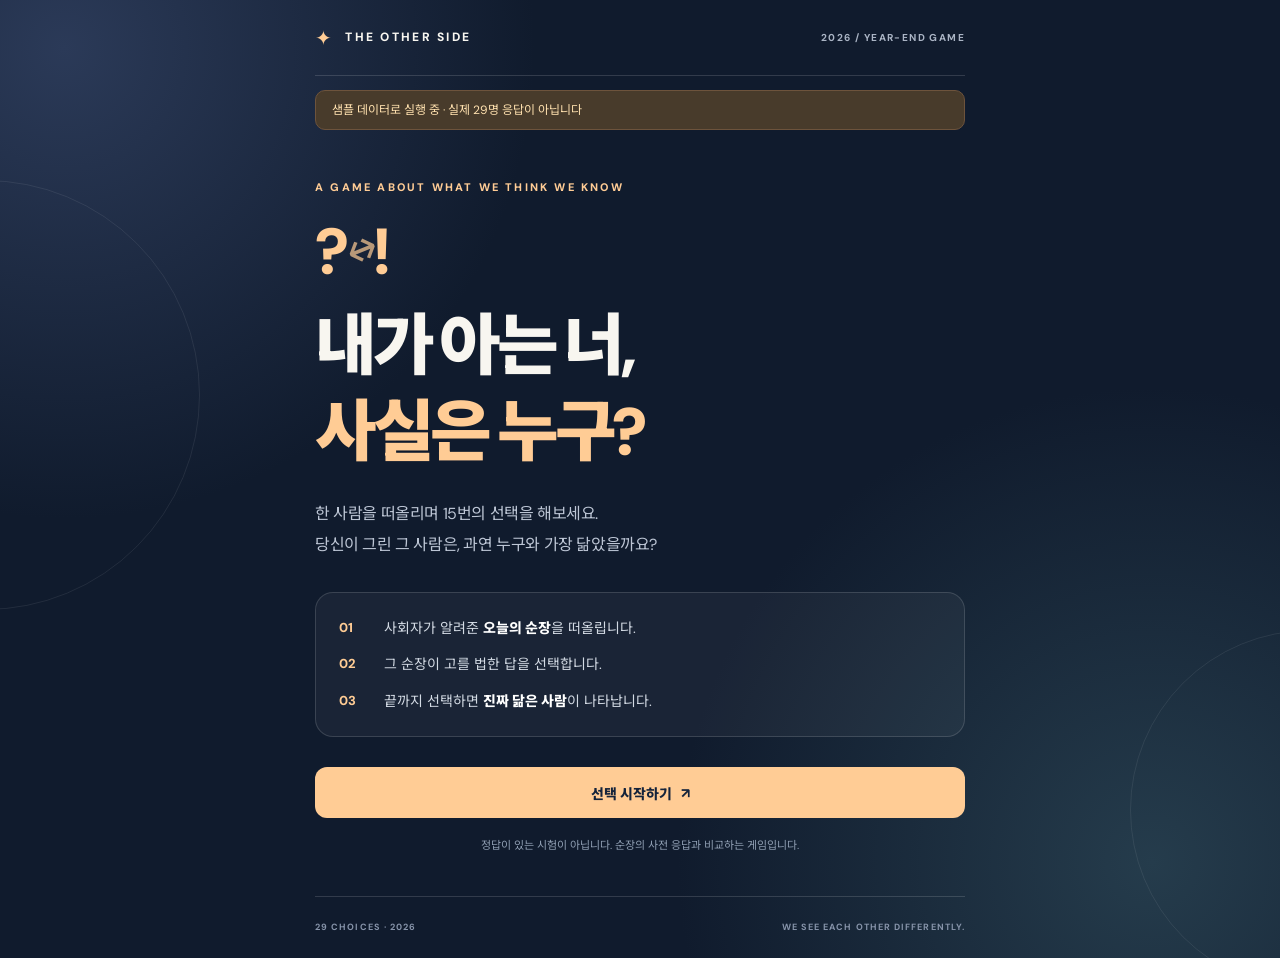
<file: index.html>
<!doctype html>
<html lang="ko">
<head>
  <meta charset="utf-8" />
  <meta name="viewport" content="width=device-width, initial-scale=1, viewport-fit=cover" />
  <meta name="theme-color" content="#111d32" />
  <meta name="description" content="29인의 선택: 당신이 아는 그 순장, 진짜 그 순장의 선택은?" />
  <title>29인의 선택 — 2026 Year-End</title>
  <link rel="stylesheet" href="styles.css" />
  <script src="questions.js" defer></script>
  <script src="data.js" defer></script>
  <script src="game.js" defer></script>
</head>
<body class="game-body">
  <div class="ambient ambient-one" aria-hidden="true"></div><div class="ambient ambient-two" aria-hidden="true"></div>
  <main class="shell">
    <header class="topbar">
      <span class="logo-mark"><span class="logo-star">✦</span> THE OTHER SIDE</span>
      <span class="topbar-right">2026 / YEAR-END GAME</span>
    </header>
    <div id="demoBanner" class="demo-banner hidden" role="status">샘플 데이터로 실행 중 · 실제 29명 응답이 아닙니다</div>
    <section id="screenIntro" class="screen active" aria-labelledby="introTitle">
      <div class="eyebrow">A GAME ABOUT WHAT WE THINK WE KNOW</div>
      <div class="hero-symbol" aria-hidden="true"><span>?</span><span>↔</span><span>!</span></div>
      <h1 id="introTitle" class="hero-title">내가 아는 너,<br><em>사실은 누구?</em></h1>
      <p class="hero-copy">한 사람을 떠올리며 15번의 선택을 해보세요.<br>당신이 그린 그 사람은, 과연 누구와 가장 닮았을까요?</p>
      <div class="intro-instruction">
        <div class="instruction-no">01</div><p>사회자가 알려준 <strong>오늘의 순장</strong>을 떠올립니다.</p>
        <div class="instruction-no">02</div><p>그 순장이 고를 법한 답을 선택합니다.</p>
        <div class="instruction-no">03</div><p>끝까지 선택하면 <strong>진짜 닮은 사람</strong>이 나타납니다.</p>
      </div>
      <button class="btn btn-primary btn-full" id="startButton" type="button">선택 시작하기 <span aria-hidden="true">↗</span></button>
      <p class="footnote">정답이 있는 시험이 아닙니다. 순장의 사전 응답과 비교하는 게임입니다.</p>
    </section>
    <section id="screenQuestion" class="screen" aria-labelledby="questionTitle">
      <div class="section-head"><span class="tag" id="sectionLabel">SECTION 01</span><span class="step-count" id="questionCount">01 / 15</span></div>
      <div class="progress-track" aria-hidden="true"><div id="progressFill" class="progress-fill"></div></div>
      <div class="q-prelude">그 사람이 이 상황에 놓였다면?</div>
      <h2 id="questionTitle" class="question-title"></h2>
      <div id="options" class="options" role="radiogroup" aria-label="선택지"></div>
      <div class="action-row">
        <button class="btn btn-secondary" id="backButton" type="button">← 이전</button>
        <button class="btn btn-primary" id="nextButton" type="button" disabled>다음 선택 →</button>
      </div>
      <p class="small-hint">내 생각이 아니라, 그 순장의 입장에서 골라주세요.</p>
    </section>
    <section id="screenResult" class="screen" aria-labelledby="resultHeading">
      <div class="eyebrow center">THE FINAL REVEAL</div>
      <div class="result-symbol" aria-hidden="true">✷</div>
      <h2 id="resultHeading" class="result-heading">당신이 떠올린 그 사람은…</h2>
      <div class="result-panel">
        <div class="result-label" id="matchBadge">가장 많이 일치한 순장</div>
        <h3 id="winnerName" class="winner-name">—</h3>
        <p class="winner-sub" id="winnerCopy"></p>
        <div class="stat-big"><span id="winnerScore">—</span><small id="totalScore">/ 15 일치</small></div>
      </div>
      <div class="target-panel">
        <div class="panel-heading"><span>사회자가 지정한 순장의 실제 결과</span><span id="targetRank" class="rank-pill"></span></div>
        <div class="target-name" id="targetName"></div>
        <div class="score-row"><span>일치한 선택</span><strong id="targetScore"></strong></div>
        <div class="track"><div class="track-inner" id="targetBar"></div></div>
        <div id="targetNote" class="muted-note"></div>
      </div>
      <div class="result-subheading">선택이 가장 많이 겹친 사람들</div>
      <div id="topThree" class="leaderboard"></div>
      <button class="btn btn-outline btn-full" id="revealButton" type="button" aria-expanded="false">우리가 달랐던 선택 보기 ↓</button>
      <div id="differences" class="difference-list hidden"></div>
      <button class="btn btn-primary btn-full" id="restartButton" type="button">같은 순장으로 다시 해보기 ↻</button>
      <p class="footnote">이 결과는 15개 선택의 단순 일치 개수입니다. 실제 성격이나 친밀도를 판단하는 검사가 아닙니다.</p>
    </section>
    <section id="screenError" class="screen" aria-labelledby="errorTitle">
      <div class="hero-symbol" aria-hidden="true">!</div><h1 id="errorTitle" class="hero-title">게임을 시작할 수 없어요.</h1><p id="errorCopy" class="hero-copy"></p>
      <a class="btn btn-secondary btn-full" href="host.html">사회자 도구 열기</a>
    </section>
    <footer class="site-footer"><span>29 CHOICES · 2026</span><span>WE SEE EACH OTHER DIFFERENTLY.</span></footer>
  </main>
</body>
</html>
</file>
<file: styles.css>
@import url('https://fonts.googleapis.com/css2?family=DM+Sans:wght@400;500;600;700;800&family=Noto+Sans+KR:wght@400;500;600;700;800;900&display=swap');
:root{--bg:#101b2d;--bg2:#17243a;--paper:#f8f6f0;--ink:#14233b;--muted:#9fa9bb;--accent:#ffcc95;--card:#20304a;--border:rgba(255,255,255,.14);--green:#8ed2b3;--font:'DM Sans','Noto Sans KR',-apple-system,BlinkMacSystemFont,system-ui,sans-serif}
*{box-sizing:border-box}html{min-height:100%;scroll-behavior:smooth}body{margin:0;font-family:var(--font);-webkit-font-smoothing:antialiased}button,input,select{font:inherit}button{cursor:pointer}button:disabled{cursor:not-allowed}button:focus-visible,a:focus-visible,input:focus-visible,select:focus-visible,.option:focus-visible{outline:3px solid var(--accent);outline-offset:3px}a{color:inherit}h1,h2,h3,p{margin-top:0}h1,h2,h3{word-break:keep-all}p{line-height:1.7}strong{font-weight:800}.hidden{display:none!important}
.game-body{min-height:100vh;color:var(--paper);background:radial-gradient(circle at 5% 5%,#2b3a58 0,transparent 31%),radial-gradient(circle at 90% 90%,#253c4c 0,transparent 33%),var(--bg);position:relative;overflow-x:hidden}.ambient{position:fixed;pointer-events:none;border:1px solid rgba(255,255,255,.08);border-radius:50%;z-index:0}.ambient-one{width:430px;height:430px;left:-230px;top:20%}.ambient-two{width:360px;height:360px;right:-210px;bottom:-90px}.shell{max-width:700px;margin:0 auto;min-height:100vh;padding:0 25px;position:relative;z-index:1;display:flex;flex-direction:column}.topbar{min-height:76px;display:flex;align-items:center;justify-content:space-between;border-bottom:1px solid var(--border);gap:12px}.logo-mark{text-decoration:none;font-size:12px;letter-spacing:.19em;font-weight:800;color:var(--paper);white-space:nowrap}.logo-star{color:var(--accent);font-size:20px;vertical-align:middle;margin-right:6px}.topbar-right{color:#abb5c5;font-size:10px;letter-spacing:.14em;font-weight:700;white-space:nowrap}.screen{display:none;flex:1;animation:fadein .35s ease both;padding:50px 0 40px}.screen.active{display:block}.eyebrow{color:var(--accent);letter-spacing:.2em;text-transform:uppercase;font-size:11px;font-weight:800}.center{text-align:center}.hero-symbol{font-size:65px;letter-spacing:-.17em;display:flex;align-items:center;gap:9px;color:var(--accent);font-weight:800;margin:16px 0 10px}.hero-symbol span:nth-child(2){font-size:30px;opacity:.7;transform:rotate(-22deg)}.hero-title{font-size:clamp(41px,8vw,67px);line-height:1.28;font-weight:900;letter-spacing:-.064em;margin:5px 0 22px}.hero-title em{font-style:normal;color:var(--accent)}.hero-copy{font-size:16px;line-height:1.95;color:#bdc6d5;letter-spacing:-.025em;margin-bottom:32px}.intro-instruction{display:grid;grid-template-columns:32px 1fr;row-gap:12px;column-gap:13px;background:rgba(255,255,255,.045);border:1px solid var(--border);padding:23px;border-radius:18px;margin:0 0 30px}.instruction-no{color:var(--accent);font-weight:800;font-size:13px;padding-top:3px}.intro-instruction p{margin:0;font-size:14px;color:#d3dae4;line-height:1.75}.intro-instruction strong{color:white}.btn{min-height:51px;display:inline-flex;align-items:center;justify-content:center;gap:9px;padding:13px 22px;border-radius:12px;border:1px solid transparent;text-decoration:none;font-weight:800;font-size:14px;white-space:nowrap;transition:transform .13s,background-color .13s,border-color .13s}.btn:hover:not(:disabled){transform:translateY(-1px)}.btn:disabled{opacity:.42}.btn-full{width:100%}.btn-primary{background:var(--accent);color:var(--ink)}.btn-primary:hover:not(:disabled){background:#ffe0ba}.btn-secondary{background:rgba(255,255,255,.07);border-color:var(--border);color:#f1f3f6}.btn-outline{background:transparent;border-color:rgba(255,255,255,.33);color:#f1f3f6}.btn-outline:hover{background:rgba(255,255,255,.06)}.footnote,.small-hint{font-size:11px;color:#8f9eb2;line-height:1.75;margin:18px auto 0;text-align:center}.site-footer{min-height:62px;border-top:1px solid var(--border);display:flex;align-items:center;justify-content:space-between;color:#8794aa;font-size:9px;letter-spacing:.12em;font-weight:700;gap:14px}.demo-banner{padding:10px 16px;margin-top:14px;background:#483b2b;border:1px solid #6d533c;border-radius:10px;color:#ffe1af;font-size:12px;line-height:1.5}.section-head{display:flex;align-items:center;justify-content:space-between;margin:0 0 17px}.tag{font-size:11px;font-weight:800;color:var(--accent);letter-spacing:.16em}.step-count{font-size:13px;color:#bcc8d7;font-weight:700;letter-spacing:.1em}.progress-track{height:6px;border-radius:20px;background:rgba(255,255,255,.12);overflow:hidden;margin-bottom:48px}.progress-fill{height:100%;width:0;background:linear-gradient(90deg,#ffe1b4,var(--accent));transition:width .3s}.q-prelude{font-size:13px;color:var(--accent);margin-bottom:15px}.question-title{font-size:clamp(24px,5vw,35px);font-weight:850;line-height:1.58;letter-spacing:-.045em;margin-bottom:32px;min-height:85px}.options{display:grid;gap:12px;margin-bottom:34px}.option{width:100%;text-align:left;display:flex;align-items:flex-start;gap:14px;padding:18px;border-radius:13px;background:rgba(255,255,255,.055);border:1.5px solid var(--border);color:#e6eaf0;line-height:1.6;word-break:keep-all;transition:background .14s,border-color .14s}.option:hover{background:rgba(255,255,255,.1)}.option.is-selected{border-color:var(--accent);background:rgba(255,204,149,.12);color:#fff}.option-letter{height:27px;width:27px;border:1px solid rgba(255,255,255,.35);border-radius:8px;display:flex;align-items:center;justify-content:center;flex:0 0 27px;color:var(--accent);font-size:12px;font-weight:800}.option.is-selected .option-letter{background:var(--accent);color:var(--ink);border-color:var(--accent)}.option-text{font-size:14px;flex:1}.action-row{display:flex;gap:12px}.action-row .btn:first-child{width:32%}.action-row .btn:last-child{flex:1}.result-symbol{font-size:62px;text-align:center;margin:22px 0 0;color:var(--accent)}.result-heading{text-align:center;font-size:clamp(26px,5.5vw,38px);font-weight:850;line-height:1.4;letter-spacing:-.04em;margin:0 0 27px}.result-panel{background:linear-gradient(160deg,#fff6e8,#f5ead8);border-radius:21px;padding:32px 22px;color:var(--ink);text-align:center;box-shadow:0 13px 35px rgba(0,0,0,.17)}.result-label{display:inline-block;border:1px solid #c6ab8a;padding:6px 12px;border-radius:20px;font-size:11px;font-weight:800;letter-spacing:.02em}.winner-name{font-size:clamp(28px,6vw,45px);letter-spacing:-.055em;font-weight:900;margin:19px 0 8px}.winner-sub{color:#5e6875;font-size:13px;line-height:1.8;margin:0 auto 16px;max-width:480px}.stat-big{display:flex;align-items:baseline;justify-content:center;gap:6px;padding-top:12px;border-top:1px solid #e0d1bc;color:#315f59}.stat-big span{font-size:38px;font-weight:900}.stat-big small{font-size:13px}.target-panel{margin:22px 0;background:rgba(255,255,255,.07);border:1px solid var(--border);border-radius:17px;padding:22px}.panel-heading{display:flex;justify-content:space-between;align-items:center;gap:10px;color:#b8c4d6;font-size:12px}.rank-pill{background:rgba(255,255,255,.11);padding:5px 8px;border-radius:7px;white-space:nowrap;font-weight:800}.target-name{font-size:22px;font-weight:900;margin:14px 0}.score-row{display:flex;justify-content:space-between;font-size:13px;color:#cbd4e0}.score-row strong{color:white}.track{height:9px;border-radius:10px;background:rgba(255,255,255,.1);margin:9px 0 10px;overflow:hidden}.track-inner{height:100%;background:#95d5ba;border-radius:10px;transition:width .4s}.muted-note{color:#9daec3;font-size:12px;line-height:1.8}.result-subheading{font-size:15px;font-weight:800;margin:22px 0 13px}.leaderboard{display:grid;gap:9px;margin-bottom:18px}.leader-row{display:flex;justify-content:space-between;gap:12px;padding:13px 17px;border:1px solid var(--border);border-radius:11px;background:rgba(255,255,255,.04);font-size:14px}.leader-rank{display:inline-block;width:32px;color:var(--accent);font-weight:900}.leader-score{color:#dce6ed;white-space:nowrap}.difference-list{margin:13px 0 22px;display:grid;gap:11px}.difference-card{background:rgba(255,255,255,.055);border:1px solid var(--border);border-radius:13px;padding:17px}.diff-q{font-size:13px;font-weight:800;line-height:1.65;margin:0 0 13px}.diff-answer{font-size:12px;color:#becada;line-height:1.8}.diff-answer strong{color:#fff}.diff-answer.actual strong{color:var(--green)}.difference-card+.difference-card{}.difference-list+.btn{margin-top:12px}.site-footer span:last-child{text-align:right}
.host-body{background:#111c2e;color:#f8f6f0;min-height:100vh}.host-shell{max-width:1040px;margin:0 auto;padding:0 28px}.host-shell>.eyebrow{margin-top:45px}.host-title{font-size:clamp(35px,6vw,59px);margin:12px 0 15px;letter-spacing:-.05em}.accent-dot{color:var(--accent)}.host-subtitle{max-width:800px;color:#c2cada;font-size:15px;margin-bottom:24px}.host-grid{display:grid;grid-template-columns:repeat(2,minmax(0,1fr));gap:19px;margin:20px 0}.host-card{background:#1c2a40;border:1px solid var(--border);border-radius:17px;padding:26px;min-width:0}.host-card h2{font-size:21px;letter-spacing:-.04em;margin:8px 0 12px}.host-card>p{font-size:13px;color:#c1cada}.host-card-index{display:inline-block;padding:7px 9px;background:#3f4f61;border-radius:8px;color:var(--accent);font-size:11px;font-weight:800}.host-wide{grid-column:span 2}.host-actions{display:flex;flex-wrap:wrap;gap:10px;margin:14px 0}.host-actions .btn{font-size:12px;min-height:43px;padding:10px 15px}.disclosure{border-top:1px solid var(--border);margin-top:17px;padding-top:15px}.disclosure summary{font-size:13px;cursor:pointer;color:#eed8bd;font-weight:700}.question-preview{margin-top:18px}.preview-question{padding:15px 0;border-bottom:1px solid var(--border)}.preview-question b{font-size:13px;line-height:1.7}.preview-question ul{list-style:none;padding:0;margin:8px 0 0}.preview-question li{font-size:12px;color:#b9c7d8;line-height:1.8}.text-link{display:inline-block;color:var(--accent);font-size:13px;font-weight:800;margin-bottom:14px}.filedrop{border:1px dashed rgba(255,255,255,.3);border-radius:12px;padding:18px;display:flex;flex-direction:column;gap:7px;cursor:pointer;background:rgba(255,255,255,.035)}.filedrop strong{font-size:14px}.filedrop span{font-size:11px;color:#aebacd}.filedrop input{font-size:12px;max-width:100%;margin-top:7px}.import-status{font-size:12px;color:#bbc8d9;line-height:1.7;padding:12px 0;white-space:pre-line}.import-status.ok{color:#a7e5c8}.import-status.bad{color:#ffb8aa}.hint-text{font-size:12px;color:#aeb7c4;margin-top:12px}.hint-text code, .host-notes code,.host-card code{color:#ffdaa7}.round-tool{display:grid;grid-template-columns:minmax(0,1fr) 230px;gap:28px;margin-top:24px}.field-label{display:block;font-size:12px;font-weight:750;color:#c8d1de;margin:0 0 8px}.select-field,.url-field{width:100%;min-height:47px;border:1px solid #607088;border-radius:9px;background:#111e31;color:#fff;padding:10px 13px;outline:none;margin-bottom:19px}.select-field:focus,.url-field:focus{border-color:var(--accent)}.copy-url{border:1px solid var(--border);border-radius:9px;padding:12px;background:#0f1b2e;color:#c6d3e6;font-size:12px;word-break:break-all;min-height:48px}.qr-box{background:#eeeae1;padding:17px;border-radius:14px;align-self:start;display:flex;align-items:center;justify-content:center;flex-direction:column;min-height:246px}.qr-box img{width:190px;height:190px;object-fit:contain;display:none}.qr-box p{text-align:center;color:#506072;font-size:12px;line-height:1.7;margin:8px 0 0}.host-notes{padding:15px 26px;background:#17263b;border-radius:14px;border:1px solid var(--border);margin:20px 0 40px}.host-notes h2{font-size:16px}.host-notes p{font-size:12px;color:#c6d1e2;line-height:1.9}.host-shell .site-footer{margin-top:20px}
@keyframes fadein{from{opacity:0;transform:translateY(9px)}to{opacity:1;transform:translateY(0)}}
@media(max-width:650px){.shell{padding:0 20px}.topbar{min-height:67px}.logo-mark{font-size:10px;letter-spacing:.11em}.topbar-right{font-size:9px;letter-spacing:.05em}.screen{padding-top:36px}.hero-symbol{font-size:51px}.hero-title{font-size:43px}.hero-copy{font-size:14px}.intro-instruction{padding:20px}.question-title{font-size:25px;min-height:104px}.progress-track{margin-bottom:38px}.option{padding:15px}.option-text{font-size:13px}.site-footer{font-size:8px}.host-shell{padding:0 19px}.host-grid{grid-template-columns:1fr}.host-wide{grid-column:auto}.round-tool{grid-template-columns:1fr}.qr-box{max-width:250px}.host-card{padding:22px}.host-actions{flex-direction:column}.host-actions .btn{width:100%}.target-panel{padding:18px}}
@media(prefers-reduced-motion:reduce){*{scroll-behavior:auto!important;animation:none!important;transition:none!important}}
</file>
